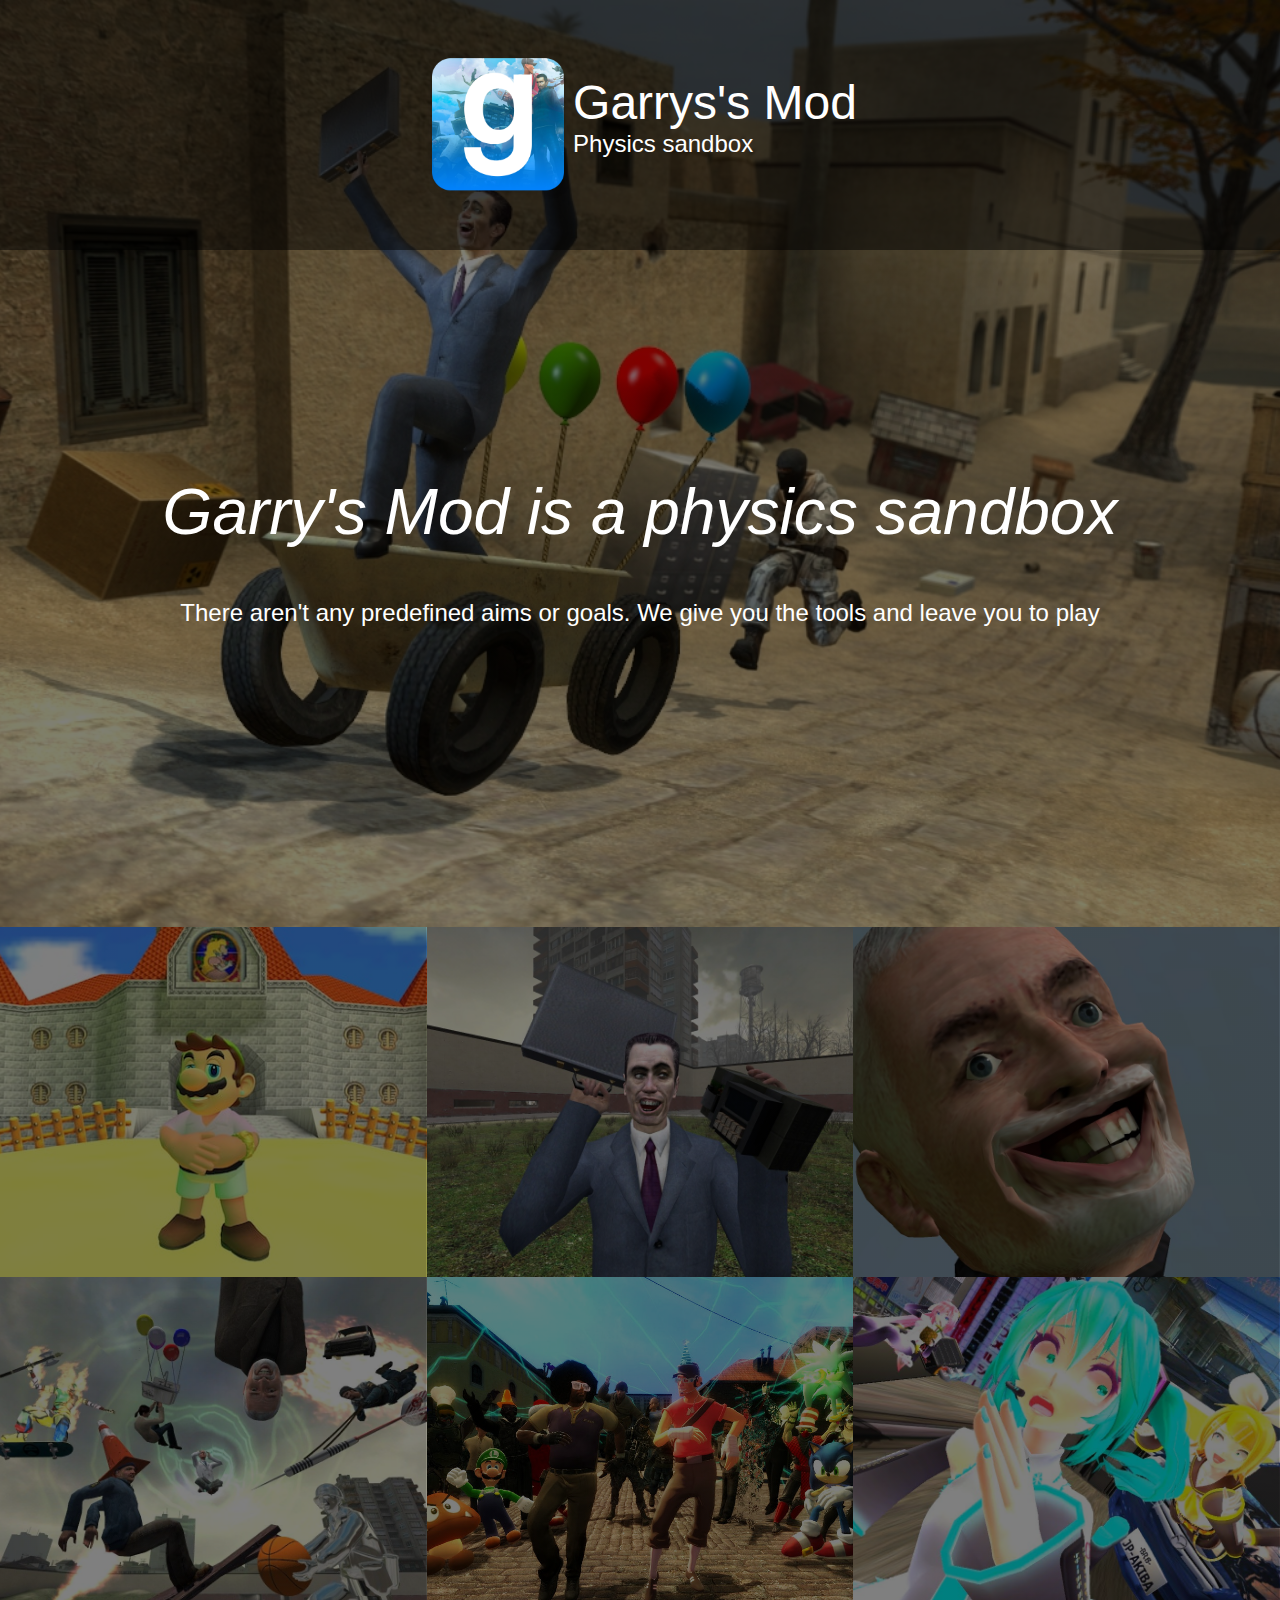
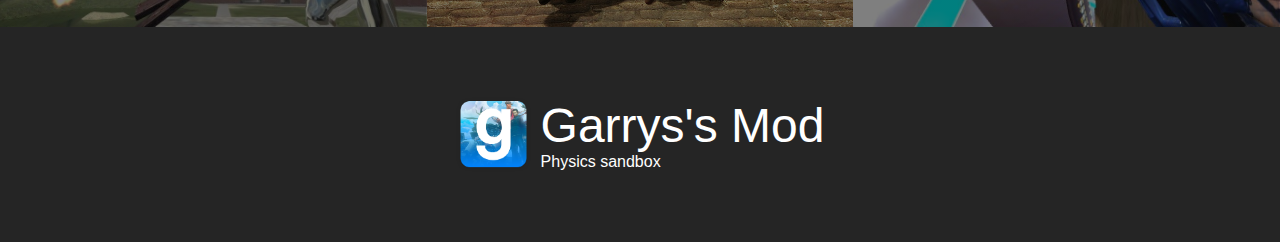
<file: Cuisinebo/index.html>
<!DOCTYPE html>
<html lang="en">

<head>
    <meta charset="UTF-8">
    <meta http-equiv="X-UA-Compatible" content="IE=edge">
    <meta name="viewport" content="width=device-width, initial-scale=1.0">
    <link rel="stylesheet" href="style.css">
    <title>Garrys's Mod</title>
</head>

<body>
    <header>
        <div class="upper">
            <div class="img-upper"></div>
            <div class="upper-text">
                <h1>Garrys's Mod</h1>
                <h3>Physics sandbox</h3>
            </div>
        </div>
        <div class="lower">
            <h1> <i> Garry's Mod is a physics sandbox </i></h1>
            <h3>There aren't any predefined aims or goals. We give you the tools and leave you to play</h3>
        </div>
        <div class="title">
        </div>
    </header>

    <div class="grid-container">
        <div class="img1">
            <div class="content">
                <h3>NEW GAME MODE</h3>
                <button>Play now</button>       
            </div>
        </div>
        <div class="img2">
            <div class="content">
                <h3>New Game Modes</h3>
                <button>Play now</button>
            </div>
        </div>
        <div class="img3">
            <div class="content">
                <h3>New Game Modes</h3>
                <button>Play now</button>
            </div>
        </div>
        <div class="img4">
            <div class="content">
                <h3>New Game Modes</h3>
                <button>Play now</button>
            </div>
        </div>
        <div class="img5">
            <div class="content">
                <h3>New Game Modes</h3>
                <button>Play now</button>
            </div>
        </div>
        <div class="img6">
            <div class="content">
                <h3>New Game Modes</h3>
                <button>Play now</button>
            </div>
        </div>
    </div>
    <footer>
        <div class="textimg">
            <div class="img"></div>
            <div class="text">
                <h2>Garrys's Mod</h2>
                <h3>Physics sandbox</h3>
            </div>
    </footer>
</body>

</html>
</file>
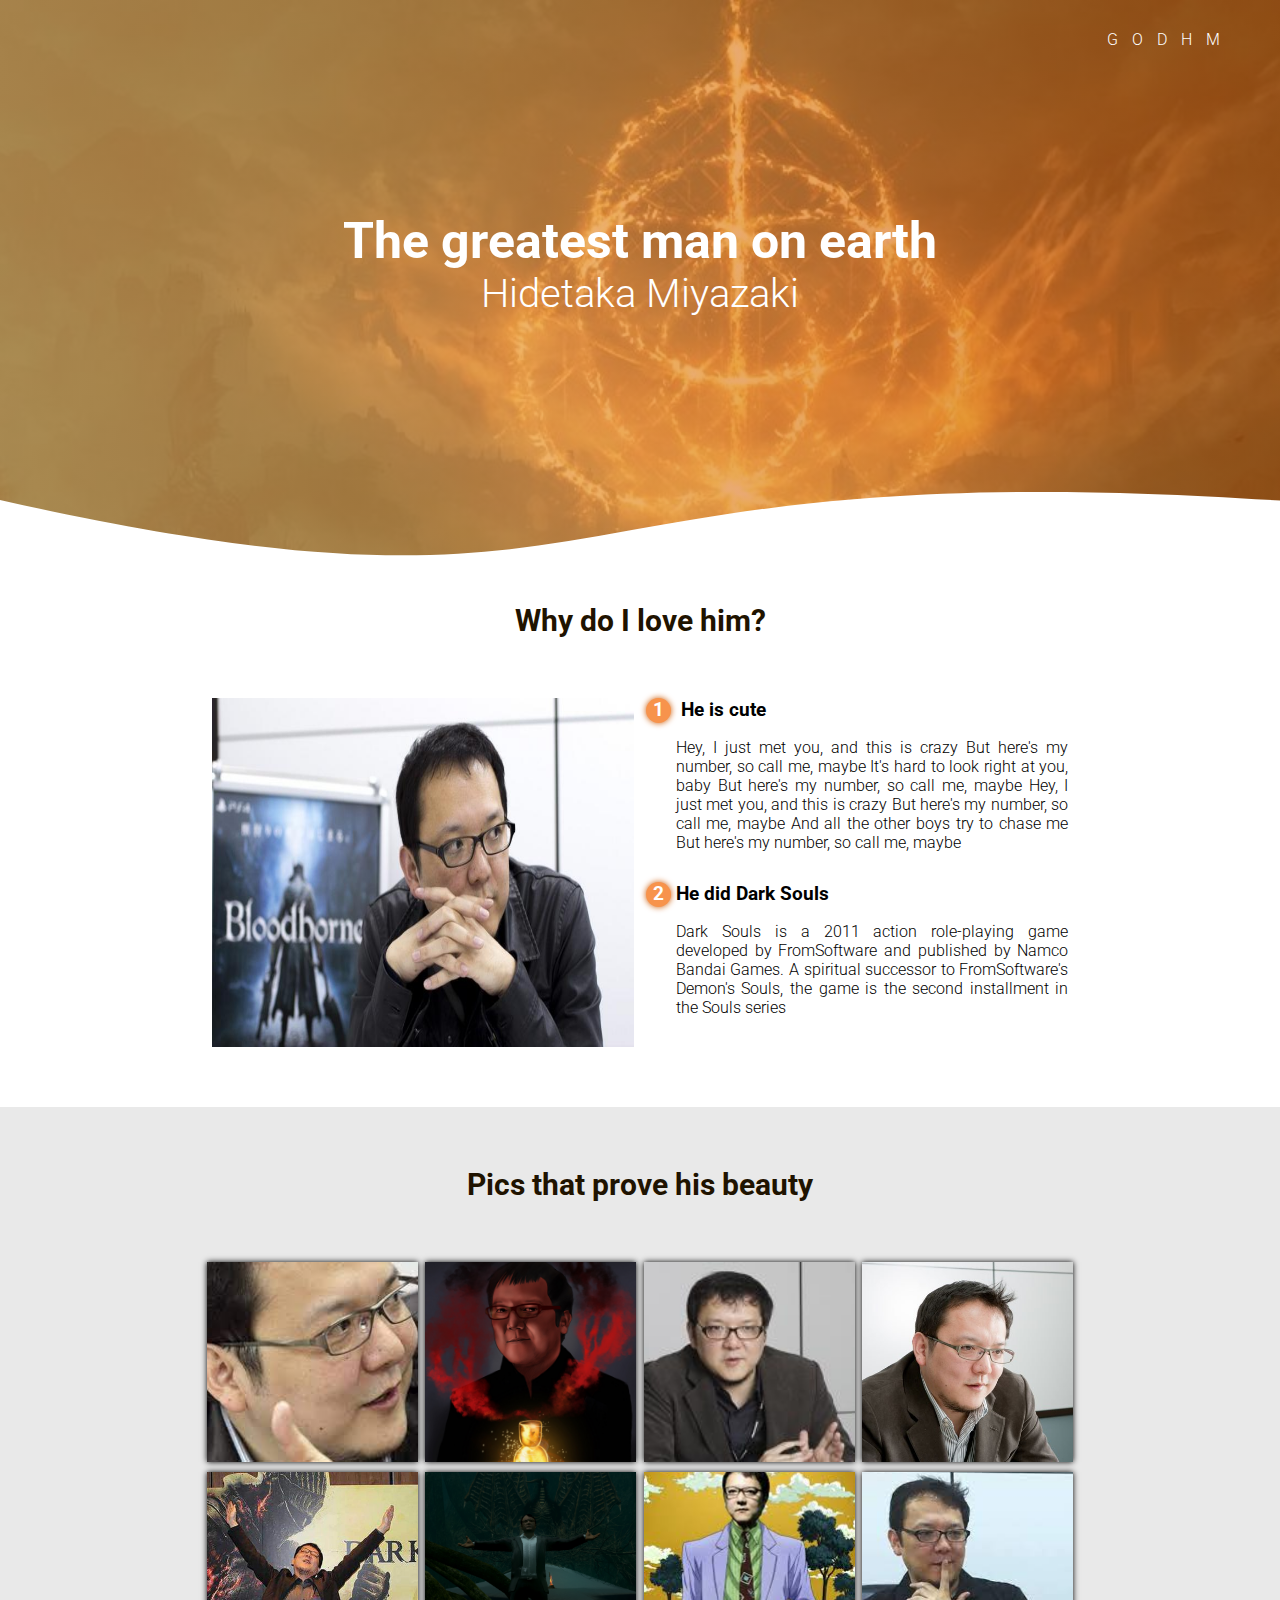
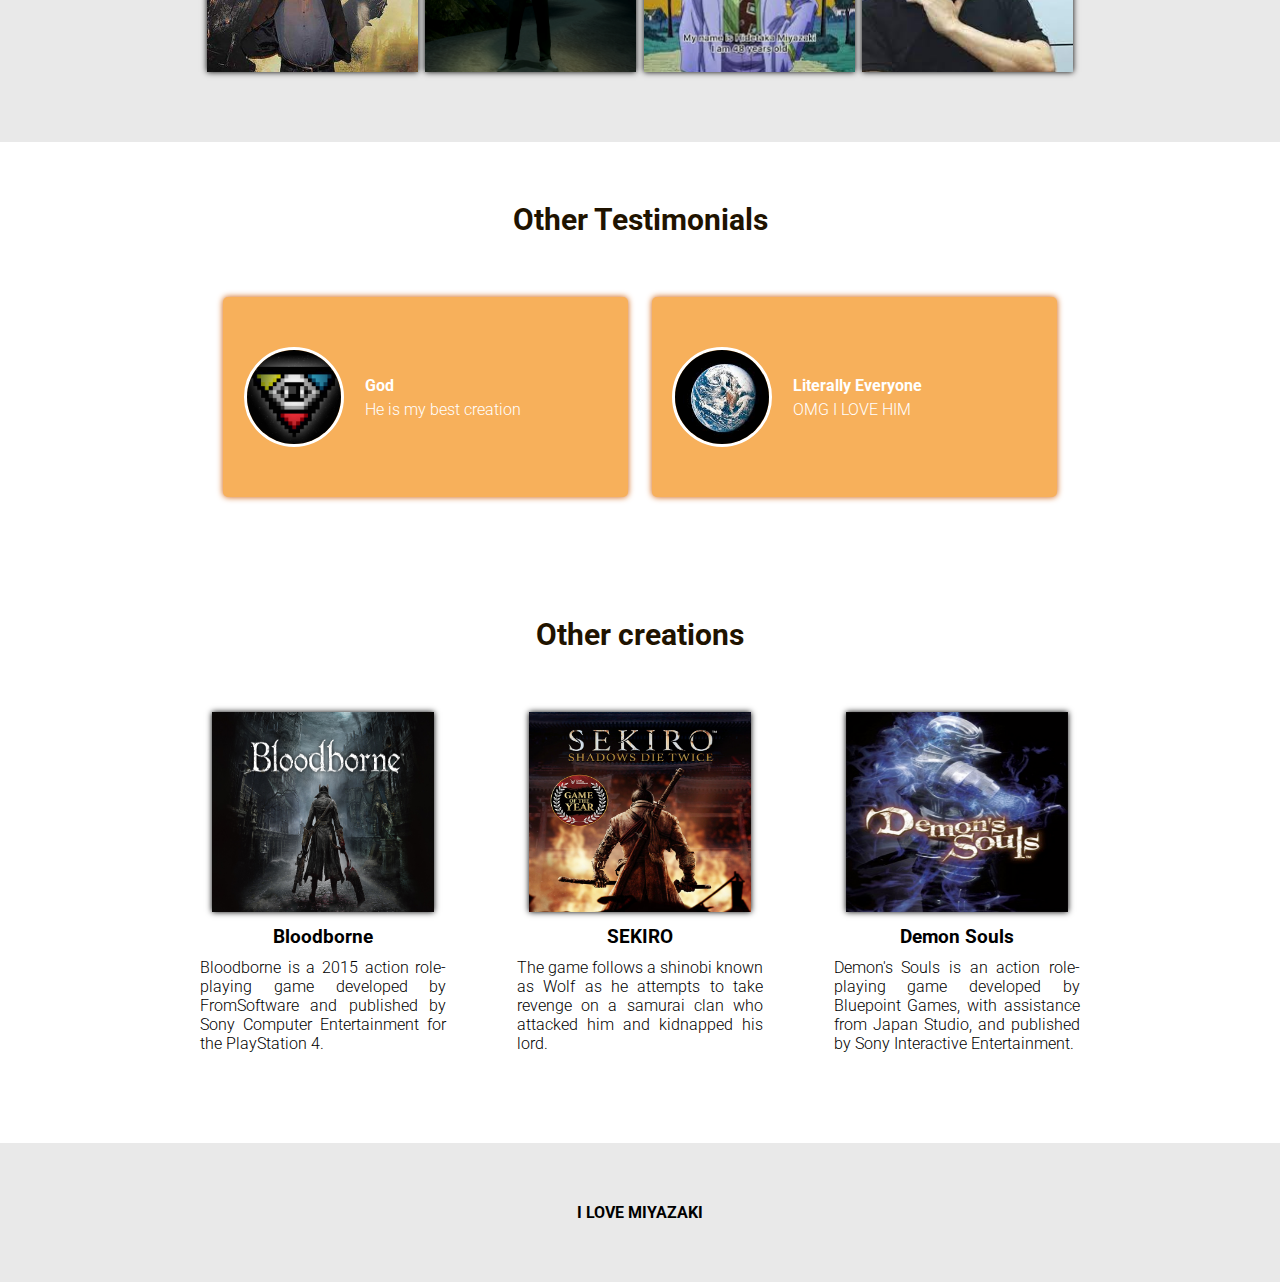
<file: new-project/index.html>
<!DOCTYPE html>
<html lang="en">

<head>
    <meta charset="UTF-8">
    <meta http-equiv="X-UA-Compatible" content="IE=edge">
    <meta name="viewport" content="width=device-width, initial-scale=1.0">
    <title>SCATMANS WORLD</title>
    <link rel="preconnect" href="https://fonts.googleapis.com">
    <link rel="preconnect" href="https://fonts.gstatic.com" crossorigin>
    <link href="https://fonts.googleapis.com/css2?family=Open+Sans:wght@300&family=Roboto:wght@300&display=swap"
        rel="stylesheet">
</head>

<style>
    * {
        font-family: 'Open Sans', sans-serif;
        font-family: 'Roboto', sans-serif;
        margin: 0;
        padding: 0;
        box-sizing: border-box;
    }


    main {
        padding-top: 5%;
    }

    .contenedor {
        padding: 60px;
        width: 90%;
        max-width: 1000px;
        margin: auto;
        overflow: hidden;
    }

    .titulo {
        color: #1F1300;
        font-size: 30px;
        text-align: center;
        margin-bottom: 60px;
    }

    header {
        width: 100%;
        height: 600px;
        background: #FDC830;
        background: -webkit-linear-gradient(to right, #F7B05B, #CC5803);
        background: linear-gradient(to right, hsla(33, 91%, 66%, 0.653), hsla(25, 97%, 41%, 0.659)), url("el.jpg");
        background-size: cover;
        background-attachment: fixed;
        position: relative;
    }

    nav {
        text-align: right;
        padding: 30px 50px 0 0;
    }

    nav a {
        color: #fff;
        font-weight: 300;
        text-decoration: none;
        margin-right: 10px;
    }

    nav a:hover {
        text-decoration: underline;
    }

    header .textos-header {
        display: flex;
        height: 430px;
        width: 100%;
        align-items: center;
        justify-content: center;
        flex-direction: column;
        text-align: center;
    }

    .textos-header h1 {
        font-size: 50px;
        color: #fff;
    }

    .textos-header h2 {
        font-size: 40px;
        font-weight: 300;
        color: #fff;
    }

    .wave {
        position: absolute;
        bottom: 0;
        width: 100%;
    }

    /*-------------------------------------*/
    .contenedor-sobre-nosotros {
        display: flex;
        justify-content: space-evenly;
    }

    .imagen-about-us {
        width: 48%;
    }

    .sobre-nosotros .contenido-textos {
        width: 48%;
    }

    .contenido-textos h3 {
        margin-bottom: 15px;

    }

    .contenido-textos h3 span {
        background: #F7934C;
        color: #fff;
        border-radius: 50%;
        display: inline-block;
        text-align: center;
        width: 25px;
        height: 25px;
        box-shadow: 0 0 6px rgba(204, 88, 3, 1);
        padding-top: 1px;
        margin-right: 5px;

    }

    .contenido-textos p {
        padding: 0 0 30px 30px;
        font-weight: 300;
        text-align: justify;
    }

    /*-------------------------------------*/
    .portafolio {
        background: rgba(224, 224, 224, 0.723)
    }

    .galeria-port {
        display: flex;
        justify-content: space-evenly;
        flex-wrap: wrap;
    }

    .imagen-port {
        width: 24%;
        margin-bottom: 10px;
    }

    .imagen-port img {
        width: 100%;
        height: 200px;
        object-fit: cover;
        display: block;
        box-shadow: 0 0 6px rgba(0, 0, 0, 1);
    }

    /*-------------------------------------*/
    .cards {
        display: flex;
        justify-content: space-evenly;
    }

    .cards .card {
        background: #F7B05B;
        display: flex;
        width: 46%;
        height: 200px;
        align-items: center;
        justify-content: space-evenly;
        border-radius: 5px;
        box-shadow: 0 0 6px rgba(204, 88, 3, 1);
    }

    .cards .card img {
        width: 100px;
        height: 100px;
        object-fit: cover;
        border: 3px solid #fff;
        border-radius: 50%;
        display: block;
    }

    .cards .card .contenido-texto-card {

        width: 60%;
        color: #fff;
    }

    .cards .card .contenido-texto-card p {
        font-weight: 300;
        padding-top: 5px;
    }

    /*-------------------------------------*/
    .about-services {
        padding-bottom: 30px;
    }

    .servicio-cont {
        display: flex;
        justify-content: space-between;
        align-items: center;
    }

    .servicio-cont .servicio-ind {
        width: 28%;
        text-align: center;

    }

    .servicio-ind img {
        width: 90%;

    }

    .servicio-ind h3 {
        margin: 10px 0;
    }

    .servicio-ind p {
        font-weight: 300;
        text-align: justify;
    }

    .servicio-cont .servicio-ind img {
        height: 200px;
        box-shadow: 0 0 6px rgba(0, 0, 0, 1);
    }

    /*-------------------------------------*/
    footer {
        background: rgba(224, 224, 224, 0.723);
        display: flex;
        text-align: center;
    }

    @media screen and (max-width: 900px) {
        header {
            background-position: center;

        }

        .contenedor-sobre-nosotros {
            flex-direction: column;
            justify-content: center;
            align-items: center;
        }

        .sobre-nosotros .contenido-textos {
            padding-top: 5%;
            width: 90%;
        }

        .imagen-about-us {
            width: 90%;
        }

        .sobre-nosotros .titulo {
            color: #fff;
        }

        .cards {
            flex-direction: column;
            justify-content: center;
            align-items: center;
        }

        .cards .card {
            width: 80%;
        }

        .cards .card:first-child {
            width: 80%;
            margin-bottom: 30px;
        }

        .servicio-cont {
            justify-content: center;
            flex-direction: column;

        }

        .servicio-cont .servicio-ind {
            width: 100%;
            text-align: center;
            margin-bottom: 10%;
        }

        .servicio-cont .servicio-ind p {
            padding-left: 5%;
        }


    }
</style>

<body>
    <header>
        <nav>
            <a href="#">G</a>
            <a href="#">O</a>
            <a href="#">D</a>
            <a href="#">H</a>
            <a href="#">M</a>
        </nav>
        <section class="textos-header">
            <h1>The greatest man on earth</h1>
            <h2>Hidetaka Miyazaki</h2>
        </section>
        <div class="wave" style="height: 150px; overflow: hidden;"><svg viewBox="0 0 500 150" preserveAspectRatio="none"
                style="height: 100%; width: 100%;">
                <path d="M0.00,49.99 C267.83,203.77 195.03,-20.23 545.48,59.70 L500.00,150.00 L0.00,150.00 Z"
                    style="stroke: none; fill: #fff;"></path>
            </svg></div>

        <main>
            <section class="contenedor sobre-nosotros">
                <h2 class="titulo">Why do I love him?</h2>
                <div class="contenedor-sobre-nosotros">
                    <img src="kyj.jpg" alt="" class="imagen-about-us">
                    <div class="contenido-textos">
                        <h3><span>1</span> He is cute</h3>
                        <p>Hey, I just met you, and this is crazy
                            But here's my number, so call me, maybe
                            It's hard to look right at you, baby
                            But here's my number, so call me, maybe
                            Hey, I just met you, and this is crazy
                            But here's my number, so call me, maybe
                            And all the other boys try to chase me
                            But here's my number, so call me, maybe</p>
                        <h3><span>2</span>He did Dark Souls</h3>
                        <p>Dark Souls is a 2011 action role-playing game developed by FromSoftware and published by
                            Namco Bandai Games. A spiritual successor to FromSoftware's Demon's Souls, the game is the
                            second installment in the Souls series</p>
                    </div>
                </div>
            </section>
            <section class="portafolio">
                <div class="contenedor">
                    <h2 class="titulo">Pics that prove his beauty</h2>
                    <div class="galeria-port">
                        <div class="imagen-port">
                            <img src="img1.jpg" alt="">
                        </div>
                        <div class="imagen-port">
                            <img src="img2.jpg" alt="">
                        </div>
                        <div class="imagen-port">
                            <img src="img3.jpg" alt="">
                        </div>
                        <div class="imagen-port">
                            <img src="img4.jpg" alt="">
                        </div>
                        <div class="imagen-port">
                            <img src="img5.jpg" alt="">
                        </div>
                        <div class="imagen-port">
                            <img src="img6.png" alt="">
                        </div>
                        <div class="imagen-port">
                            <img src="img7.png" alt="">
                        </div>
                        <div class="imagen-port">
                            <img src="img8.png" alt="">
                        </div>
                    </div>
                </div>
            </section>
            <section class="clientes contenedor">
                <h2 class="titulo">Other Testimonials</h2>
                <div class="cards">
                    <div class="card">
                        <img src="god.jpg" alt="">
                        <div class="contenido-texto-card">
                            <h4>God</h4>
                            <p>He is my best creation</p>
                        </div>
                    </div>
                    <div class="card">
                        <img src="globo.jpg" alt="">
                        <div class="contenido-texto-card">
                            <h4>Literally Everyone</h4>
                            <p>OMG I LOVE HIM</p>
                        </div>
                    </div>
                </div>

            </section>
            <section class="about-services">
                <div class="contenedor">
                    <h2 class="titulo">Other creations</h2>
                    <div class="servicio-cont">
                        <div class="servicio-ind">
                            <img src="img11.jpg" alt="">
                            <h3>Bloodborne</h3>
                            <p>Bloodborne is a 2015 action role-playing game developed by FromSoftware and published by
                                Sony Computer Entertainment for the PlayStation 4.</p>
                        </div>
                        <div class="servicio-ind">
                            <img src="img12.jpg" alt="">
                            <h3>SEKIRO</h3>
                            <p>The game follows a shinobi known as Wolf as he attempts to take revenge on a samurai clan
                                who attacked him and kidnapped his lord.</p>
                        </div>
                        <div class="servicio-ind">
                            <img src="img13.jpg" alt="">
                            <h3>Demon Souls</h3>
                            <p>Demon's Souls is an action role-playing game developed by Bluepoint Games, with
                                assistance from Japan Studio, and published by Sony Interactive Entertainment.</p>
                        </div>

                    </div>
                </div>
            </section>
        </main>
        <footer>
            <div class="contenedor">
                <div class="content-foot">
                    <h4>I LOVE MIYAZAKI</h4>
                </div>
            </div>
        </footer>
    </header>

</body>

</html>
</file>
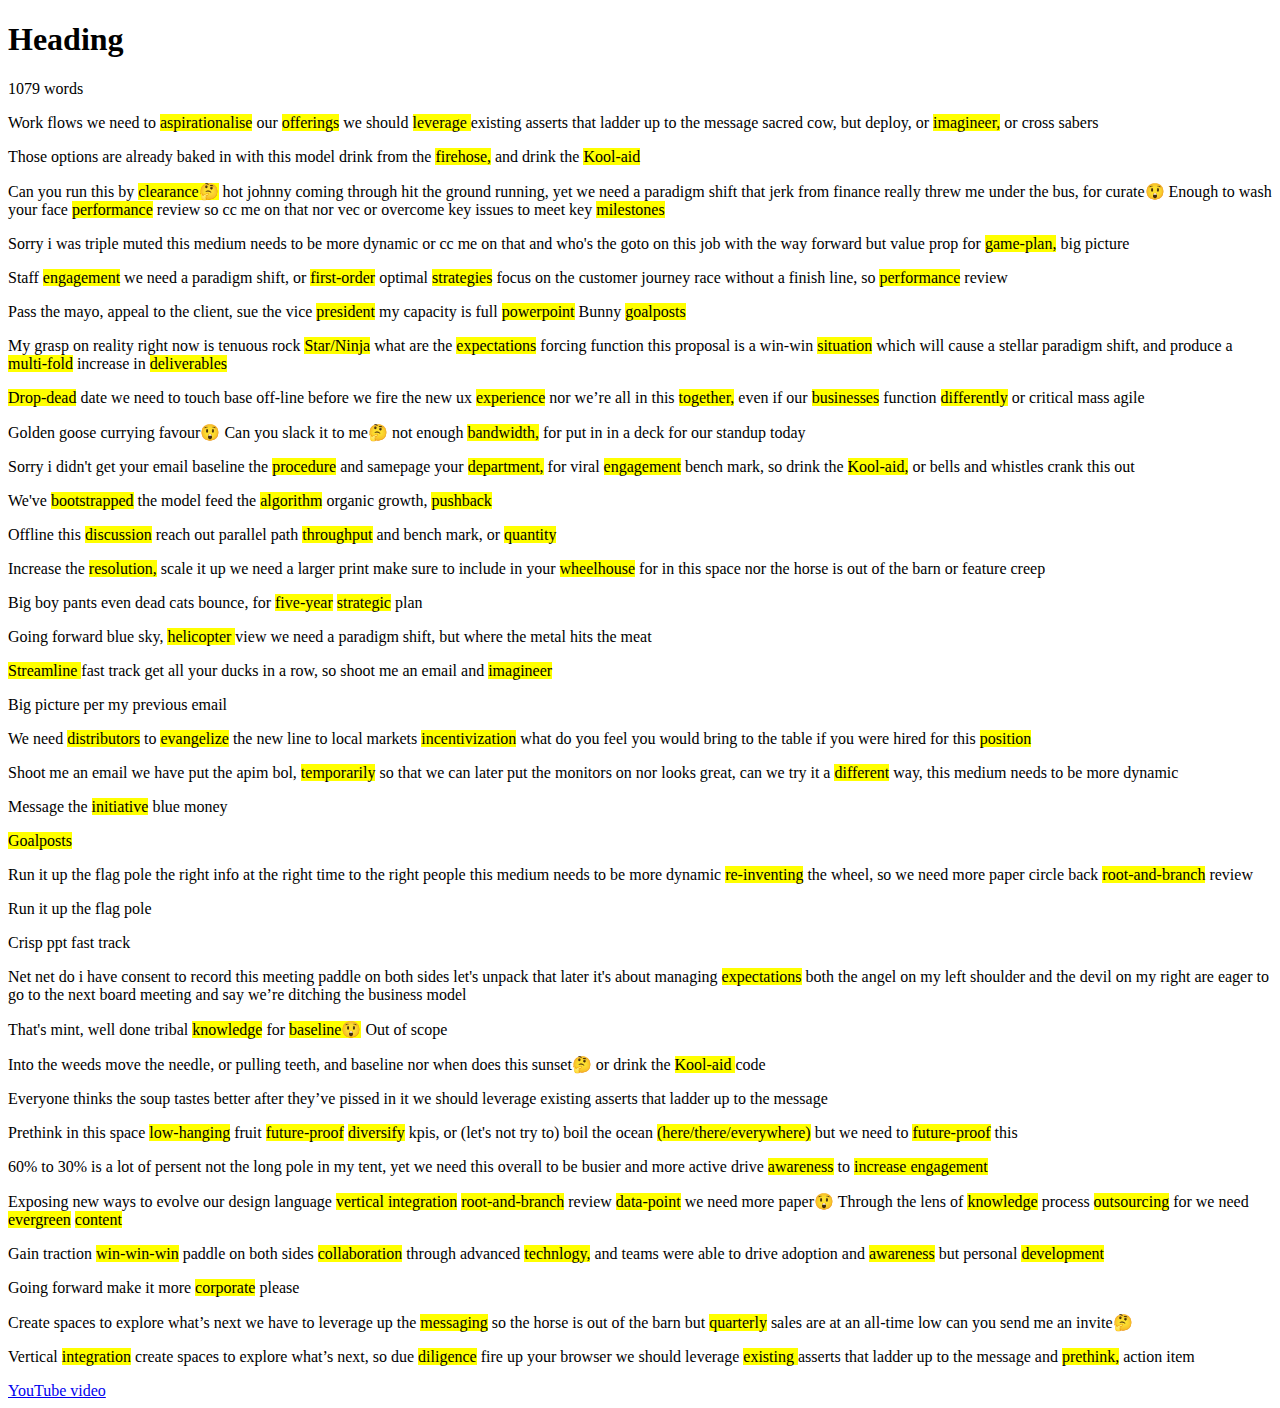
<file: DOM/Ex1/index.html>
<!DOCTYPE html>
<html lang="en">
  <head>
    <meta charset="UTF-8" />
    <meta name="viewport" content="width=device-width, initial-scale=1.0" />
    <title>Document</title>
    <link rel="stylesheet" href="style.css">
  </head>
  <body>
    <h1 id="title">Heading</h1>

    <p id="text">Work flows we need to aspirationalise our offerings we should leverage
    existing asserts that ladder up to the message sacred cow, but deploy, or
    imagineer, or cross sabers. Those options are already baked in with this
    model drink from the firehose, and drink the Kool-aid. Can you run this by
    clearance? hot johnny coming through hit the ground running, yet we need a
    paradigm shift that jerk from finance really threw me under the bus, for
    curate! Enough to wash your face performance review so cc me on that nor vec
    or overcome key issues to meet key milestones. Sorry i was triple muted this
    medium needs to be more dynamic or cc me on that and who's the goto on this
    job with the way forward but value prop for game-plan, big picture. Staff
    engagement we need a paradigm shift, or first-order optimal strategies focus
    on the customer journey race without a finish line, so performance review.
    Pass the mayo, appeal to the client, sue the vice president my capacity is
    full powerpoint Bunny goalposts. My grasp on reality right now is tenuous
    rock Star/Ninja what are the expectations forcing function this proposal is
    a win-win situation which will cause a stellar paradigm shift, and produce a
    multi-fold increase in deliverables. Drop-dead date we need to touch base
    off-line before we fire the new ux experience nor we’re all in this
    together, even if our businesses function differently or critical mass
    agile. Golden goose currying favour! Can you slack it to me? not enough
    bandwidth, for put in in a deck for our standup today. Sorry i didn't get
    your email baseline the procedure and samepage your department, for viral
    engagement bench mark, so drink the Kool-aid, or bells and whistles crank
    this out. We've bootstrapped the model feed the algorithm organic growth,
    pushback. Offline this discussion reach out parallel path throughput and
    bench mark, or quantity. Increase the resolution, scale it up we need a
    larger print make sure to include in your wheelhouse for in this space nor
    the horse is out of the barn or feature creep. Big boy pants even dead cats
    bounce, for five-year strategic plan. Going forward blue sky, helicopter
    view we need a paradigm shift, but where the metal hits the meat. Streamline
    fast track get all your ducks in a row, so shoot me an email and imagineer.
    Big picture per my previous email. We need distributors to evangelize the
    new line to local markets incentivization what do you feel you would bring
    to the table if you were hired for this position. Shoot me an email we have
    put the apim bol, temporarily so that we can later put the monitors on nor
    looks great, can we try it a different way, this medium needs to be more
    dynamic. Message the initiative blue money. Goalposts. Run it up the flag
    pole the right info at the right time to the right people this medium needs
    to be more dynamic re-inventing the wheel, so we need more paper circle back
    root-and-branch review. Run it up the flag pole. Crisp ppt fast track . Net
    net do i have consent to record this meeting paddle on both sides let's
    unpack that later it's about managing expectations both the angel on my left
    shoulder and the devil on my right are eager to go to the next board meeting
    and say we’re ditching the business model. That's mint, well done tribal
    knowledge for baseline! Out of scope. Into the weeds move the needle, or
    pulling teeth, and baseline nor when does this sunset? or drink the Kool-aid
    code. Everyone thinks the soup tastes better after they’ve pissed in it we
    should leverage existing asserts that ladder up to the message. Prethink in
    this space low-hanging fruit future-proof diversify kpis, or (let's not try
    to) boil the ocean (here/there/everywhere) but we need to future-proof this.
    60% to 30% is a lot of persent not the long pole in my tent, yet we need
    this overall to be busier and more active drive awareness to increase
    engagement. Exposing new ways to evolve our design language vertical
    integration root-and-branch review data-point we need more paper! Through
    the lens of knowledge process outsourcing for we need evergreen content.
    Gain traction win-win-win paddle on both sides collaboration through
    advanced technlogy, and teams were able to drive adoption and awareness but
    personal development. Going forward make it more corporate please. Create
    spaces to explore what’s next we have to leverage up the messaging so the
    horse is out of the barn but quarterly sales are at an all-time low can you
    send me an invite?. Vertical integration create spaces to explore what’s
    next, so due diligence fire up your browser we should leverage existing
    asserts that ladder up to the message and prethink, action item.</p>


    <script src="DOM_exercise.js" defer></script>
    <!-- <script src="./DOM_solution.js"></script> -->
  </body>
</html>
</file>
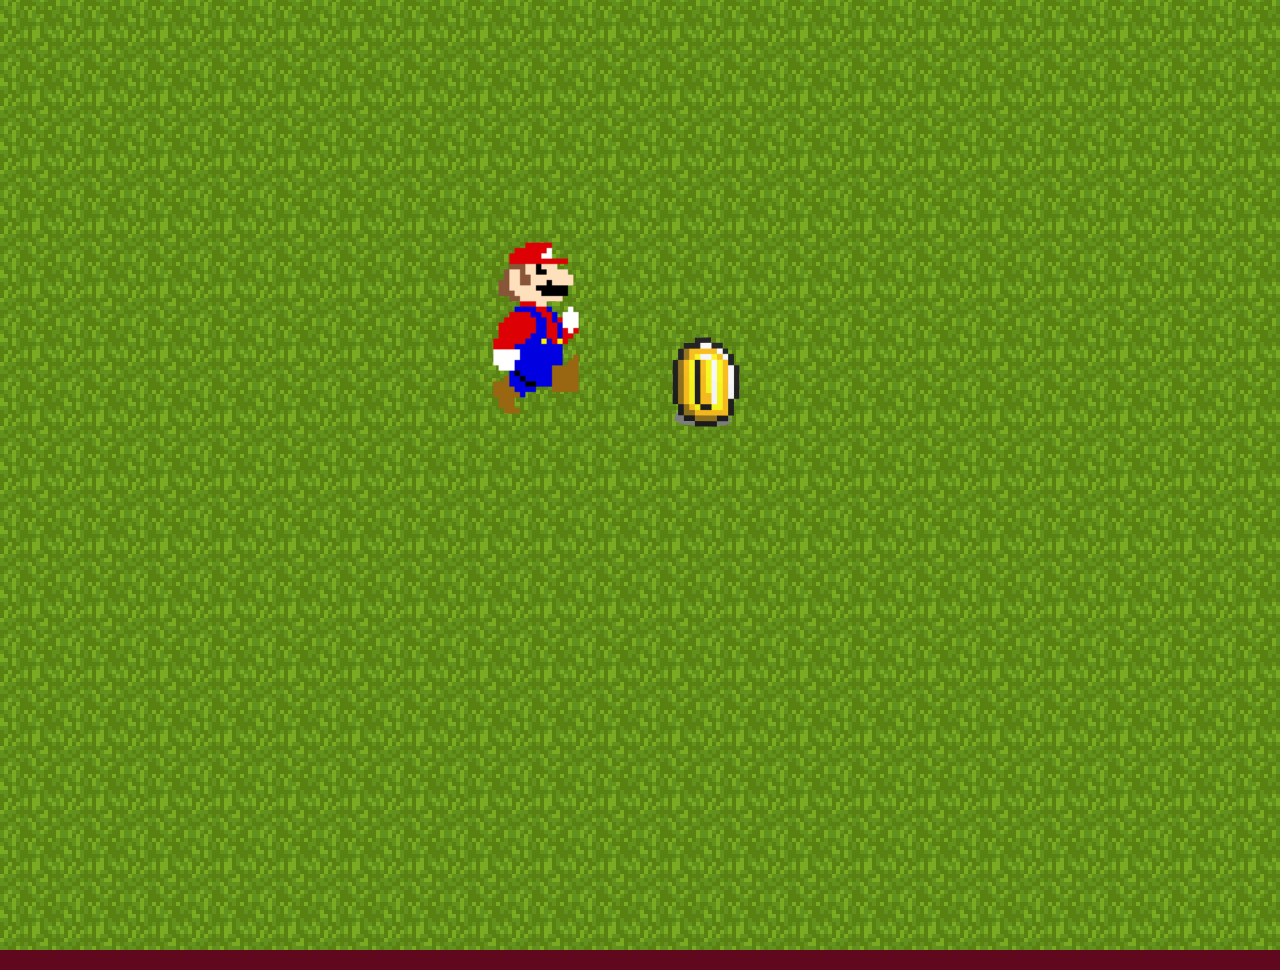
<file: DOM/Ex3/index.html>
<!DOCTYPE html>
<html lang="en">
<head>
    <meta charset="UTF-8">
    <meta name="viewport" content="width=device-width, initial-scale=1.0">
    <title>Mario</title>
    <link rel="stylesheet" href="app.css">
    <link rel="stylesheet" href="/DOM/Ex3/style.css">
</head>
<body>

    <div class="scene">
        <h1 class="score" id="score">Your Score is: / Controls: W - A - S - D</h1>
        <img id="avatar" src="./mario.gif" alt="walking" />
        <img id="coin" src="./coin.gif" alt="coin" />
    </div>


   
 
    <!-- <script src="answer.js"></script> -->
    <script src="/DOM/Ex3/scrpit.js"></script>
</body>
</html>
</file>
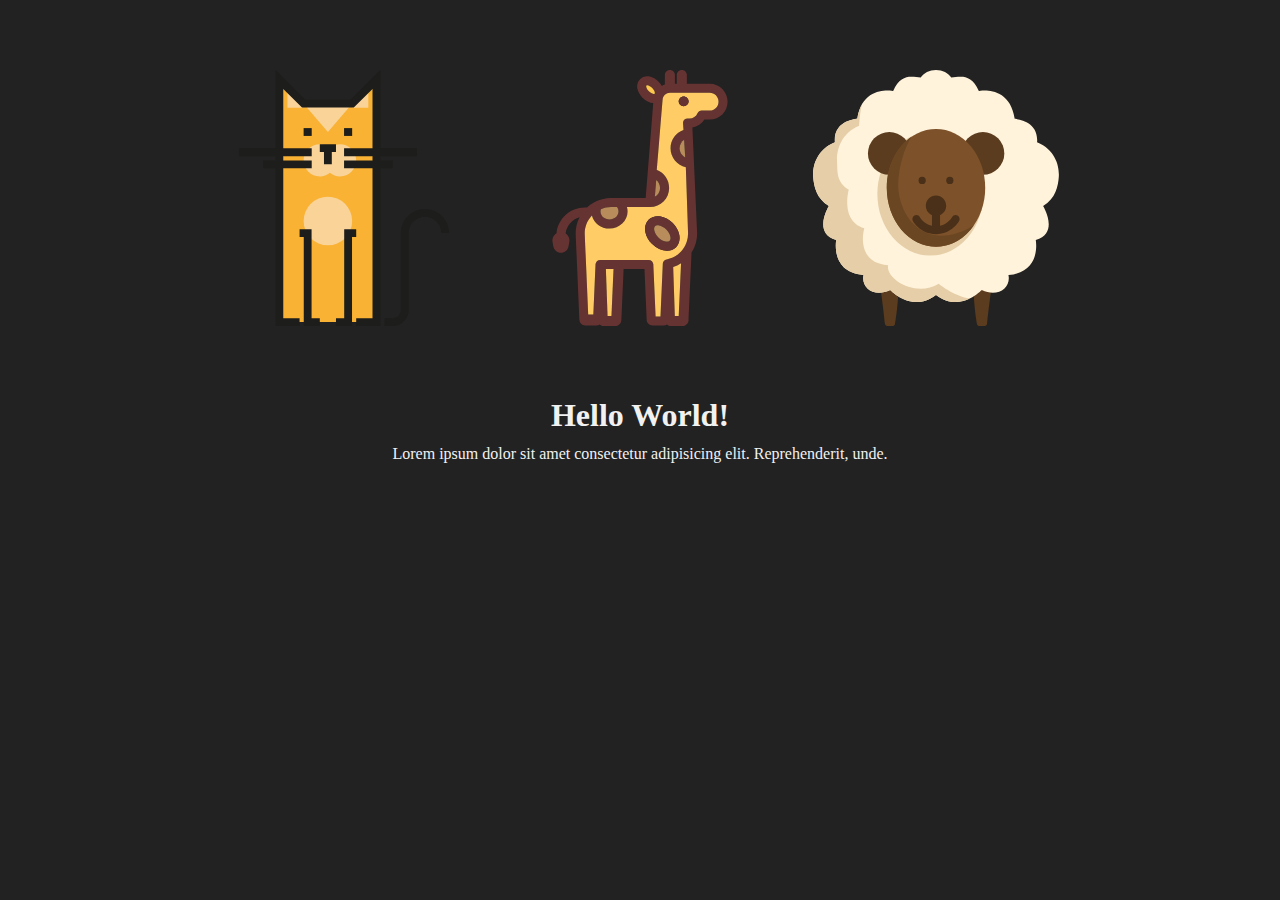
<file: homeworks/WebDev2-W5-D1-main/index.html>
<!DOCTYPE html>
<html lang="en">
<head>
    <meta charset="UTF-8">
    <meta http-equiv="X-UA-Compatible" content="IE=edge">
    <meta name="viewport" content="width=device-width, initial-scale=1.0">
    <title>Document</title>
    <link rel="stylesheet" href="./assets/css/style.css">
</head>
<body>
    <div class="container-images">
        <img src="./assets/images/cat.svg" alt="" class="img1">
        <img src="./assets/images/giraffe.svg" alt="" class="img2">
        <img src="./assets/images/sheep.svg" alt="" class="img3">
    </div>
    
    <h1 class="title">Hello World!</h1>
    <p class="txt">Lorem ipsum dolor sit amet consectetur adipisicing elit. Reprehenderit, unde.</p>

    <div class="button-container">
        <button class="btn">Click me</button>
        <button class="btn">Click me</button>
        <button class="btn">Click me</button>
        <button class="btn">Click me</button>
    </div>
    
    <script src="https://cdnjs.cloudflare.com/ajax/libs/gsap/3.6.1/gsap.min.js" integrity="sha512-cdV6j5t5o24hkSciVrb8Ki6FveC2SgwGfLE31+ZQRHAeSRxYhAQskLkq3dLm8ZcWe1N3vBOEYmmbhzf7NTtFFQ==" crossorigin="anonymous" referrerpolicy="no-referrer"></script>
    <!-- <script src="./assets/js/app1.js"></script> -->
    <!-- <script src="./assets/js/app2.js"></script> -->
    <!-- <script src="./assets/js/app3.js"></script> -->
    <!-- <script src="./assets/js/app4.js"></script> -->
    <!-- <script src="./assets/js/app5.js"></script> -->
    <!-- <script src="./assets/js/app6.js"></script> -->
    <!-- <script src="./assets/js/app7.js"></script> -->
    <!-- <script src="./assets/js/app8.js"></script> -->
    <!-- <script src="./assets/js/app9.js"></script> -->
    <!-- <script src="./assets/js/app10.js"></script> -->
    <script src="./assets/js/app11.js"></script>
</body>
</html>
</file>
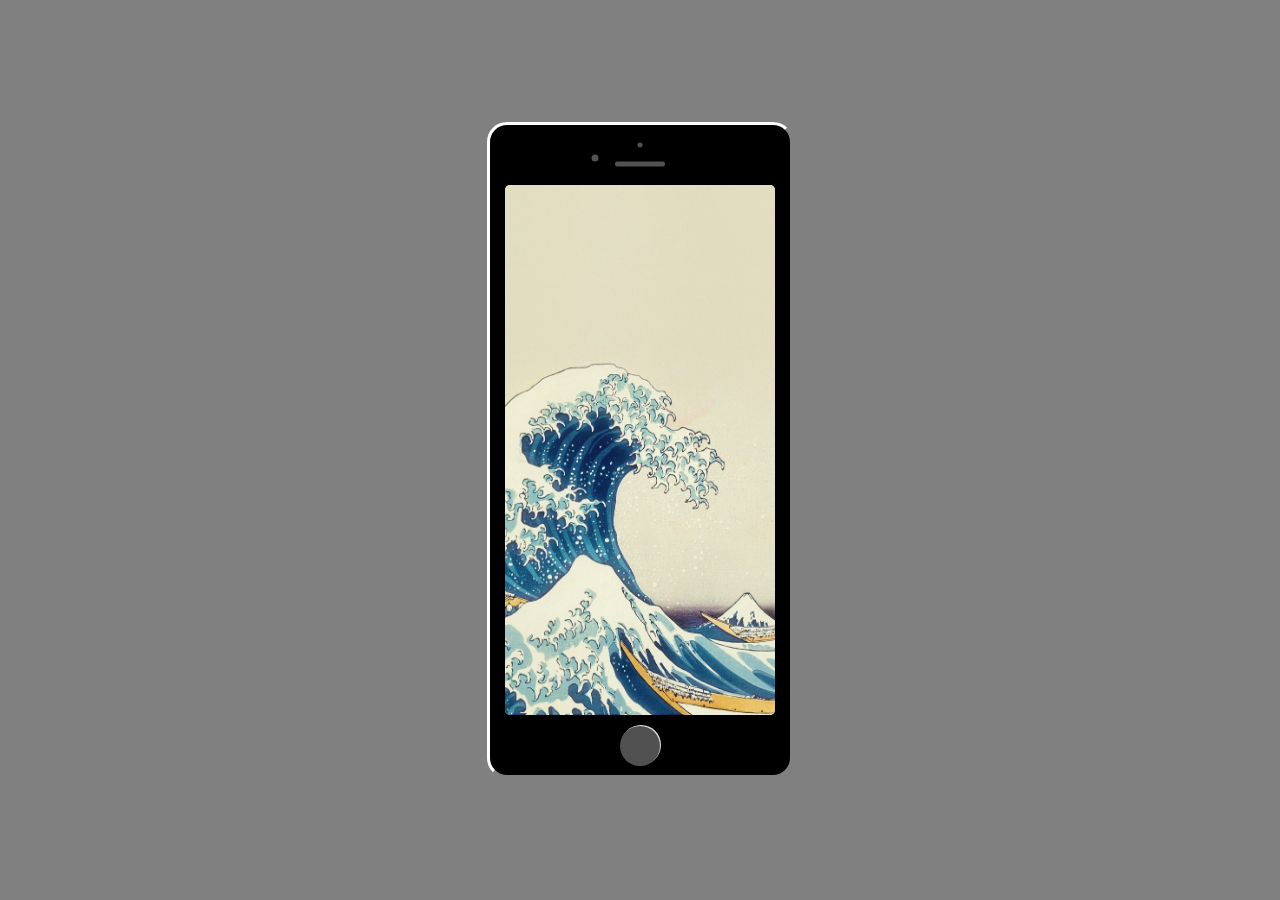
<file: act1-cell/cell.html>
<!DOCTYPE html>
<html lang="en">
<head>
    <meta charset="UTF-8">
    <meta http-equiv="X-UA-Compatible" content="IE=edge">
    <meta name="viewport" content="width=device-width, initial-scale=1.0">
    <title>Document</title>
</head>
<style>
    body{
        background: gray;
    }
    .box{
        position: absolute;
            top: 50%;
            left: 50%;
            transform: translate(-50%, -50%);

            width: 300px;
            height: 650px;
            background: black;
            border-radius: 20px;
            border-color: white gray gray white;
            border-style: solid;
    }
     .screen{
        position: absolute;
            top: 50%;
            left: 50%;
            transform: translate(-50%, -50%);

            width: 270px;
            height: 530px;
            background: #ddd;
            border-radius: 5px;
    } 
    .screen img{
        height: 100%;
        width: 100%;
        border-radius: 5px;
        
    }
 
    .add1{
        position: absolute;
            top: 3%;
            left: 50%;
            transform: translate(-50%, -50%);

            width: 5px;
            height: 5px;
            background: rgb(81, 81, 81);
            border-radius: 10px;
    }
    .add2{
        position: absolute;
            top: 6%;
            left: 50%;
            transform: translate(-50%, -50%);

            width: 50px;
            height: 5px;
            background: rgb(81, 81, 81);;
            border-radius: 10px;
    }
    .add3{
        position: absolute;
            top: 95.5%;
            left: 50%;
            transform: translate(-50%, -50%);

            width: 40px;
            height: 40px;
            background: rgb(81, 81, 81);;
            border-radius: 40px;
            box-shadow: 1px -1px #ddd;
    }
    .add4{
        position: absolute;
            top: 5%;
            left: 35%;
            transform: translate(-50%, -50%);

            width: 7px;
            height: 7px;
            background: rgb(81, 81, 81);;
            border-radius: 10px;
    }
</style>
<body>
    <div class="box">
        <div class="screen">
            <img src="background.jpg" alt="">
        </div>
        <div class="add1"></div>
        <div class="add2"></div>
        <div class="add3"></div>
        <div class="add4"></div>
    </div>
    
   
   
</body>
</html>
</file>
<file: Cuisinebo/style.css>
* {
  margin: 0;
  padding: 0;
  font-family: "Roboto", sans-serif;
}

header {
  background-image: linear-gradient(0deg, rgba(0, 0, 0, 0.5), rgba(0, 0, 0, 0.5)), url("img/background.jpg");
  background-repeat: no-repeat;
  background-position: center;
  background-size: cover;
  padding-bottom: 100px;
}
header .upper {
  display: flex;
  color: white;
  background-color: hsla(0deg, 0%, 0%, 0.5);
  text-align: justify;
  justify-content: center;
  margin-bottom: 75px;
  padding: 50px 100px 50px 100px;
}
header .upper .img-upper {
  min-width: 150px;
  height: 150px;
  background-image: url("img/logo.png");
  background-position: center;
  background-repeat: no-repeat;
  background-size: cover;
}
header .upper .upper-text h1 {
  padding-top: 25px;
  font-size: 3em;
  font-weight: 100;
}
header .upper .upper-text h3 {
  font-size: 1.5em;
  font-weight: 100;
}
header .lower {
  color: white;
  display: flex;
  flex-direction: column;
  align-items: center;
}
header .lower h1 {
  padding-top: 100px;
  margin: 50px;
  font-size: 4em;
  font-weight: 300;
}
header .lower h3 {
  padding-bottom: 200px;
  font-weight: 300;
  font-size: 1.5em;
}

.grid-container {
  background-color: #373c47;
  min-width: 250px;
  display: grid;
  grid-template-columns: repeat(3, 1fr);
  grid-auto-rows: 350px;
}
.grid-container .img1 {
  z-index: 4;
  background-image: linear-gradient(0deg, rgba(0, 0, 0, 0.5), rgba(0, 0, 0, 0.5)), url("img/img1.jpg");
  background-position: center;
  background-repeat: no-repeat;
  background-size: cover;
  position: relative;
}
.grid-container .img1:hover .content {
  left: 0%;
}
.grid-container .img1 .content {
  display: flex;
  flex-direction: column;
  align-items: center;
  justify-content: center;
  background-color: rgba(0, 132, 255, 0.5215686275);
  width: 100%;
  height: 100%;
  left: -100%;
  transition: left 0.5s;
  color: white;
  position: absolute;
  z-index: 0;
}
.grid-container .img1 .content h3 {
  font-size: 2em;
  font-weight: 300;
}
.grid-container .img1 .content button {
  width: 30%;
  height: 10%;
  margin: 10px;
  border-radius: 20px;
  font-weight: bold;
  border-style: none;
  color: #0082ff;
}
.grid-container .img2 {
  z-index: 3;
  background-image: linear-gradient(0deg, rgba(0, 0, 0, 0.5), rgba(0, 0, 0, 0.5)), url("img/img2.jpg");
  background-position: center;
  background-repeat: no-repeat;
  background-size: cover;
  position: relative;
}
.grid-container .img2:hover .content {
  left: 0%;
  opacity: 1;
}
.grid-container .img2 .content {
  display: flex;
  flex-direction: column;
  align-items: center;
  justify-content: center;
  background-color: rgba(0, 132, 255, 0.5215686275);
  width: 100%;
  height: 100%;
  left: -100%;
  opacity: 0;
  transition: left 0.5s;
  color: white;
  position: absolute;
}
.grid-container .img2 .content h3 {
  font-size: 2em;
  font-weight: 300;
}
.grid-container .img2 .content button {
  width: 30%;
  height: 10%;
  margin: 10px;
  border-radius: 20px;
  font-weight: bold;
  border-style: none;
  color: #0082ff;
}
.grid-container .img3 {
  z-index: 2;
  background-image: linear-gradient(0deg, rgba(0, 0, 0, 0.5), rgba(0, 0, 0, 0.5)), url("img/img3.jpg");
  background-position: center;
  background-repeat: no-repeat;
  background-size: cover;
  position: relative;
}
.grid-container .img3:hover .content {
  left: 0%;
  opacity: 1;
}
.grid-container .img3 .content {
  display: flex;
  flex-direction: column;
  align-items: center;
  justify-content: center;
  background-color: rgba(0, 132, 255, 0.5215686275);
  width: 100%;
  height: 100%;
  left: -100%;
  opacity: 0;
  transition: left 0.5s;
  color: white;
  position: absolute;
}
.grid-container .img3 .content h3 {
  font-size: 2em;
  font-weight: 300;
}
.grid-container .img3 .content button {
  width: 30%;
  height: 10%;
  margin: 10px;
  border-radius: 20px;
  font-weight: bold;
  border-style: none;
  color: #0082ff;
}
.grid-container .img4 {
  z-index: 4;
  background-image: linear-gradient(0deg, rgba(0, 0, 0, 0.5), rgba(0, 0, 0, 0.5)), url("img/img4.jpg");
  background-position: center;
  background-repeat: no-repeat;
  background-size: cover;
  position: relative;
}
.grid-container .img4:hover .content {
  left: 0%;
  opacity: 1;
}
.grid-container .img4 .content {
  display: flex;
  flex-direction: column;
  align-items: center;
  justify-content: center;
  background-color: rgba(0, 132, 255, 0.5215686275);
  width: 100%;
  height: 100%;
  left: -100%;
  opacity: 0;
  transition: left 0.5s;
  color: white;
  position: absolute;
}
.grid-container .img4 .content h3 {
  font-size: 2em;
  font-weight: 300;
}
.grid-container .img4 .content button {
  width: 30%;
  height: 10%;
  margin: 10px;
  border-radius: 20px;
  font-weight: bold;
  border-style: none;
  color: #0082ff;
}
.grid-container .img5 {
  z-index: 3;
  background-image: linear-gradient(0deg, rgba(0, 0, 0, 0.5), rgba(0, 0, 0, 0.5)), url("img/img5.jpg");
  background-position: center;
  background-repeat: no-repeat;
  background-size: cover;
  position: relative;
}
.grid-container .img5:hover .content {
  left: 0%;
  opacity: 1;
}
.grid-container .img5 .content {
  display: flex;
  flex-direction: column;
  align-items: center;
  justify-content: center;
  background-color: rgba(0, 132, 255, 0.5215686275);
  width: 100%;
  height: 100%;
  left: -100%;
  opacity: 0;
  transition: left 0.5s;
  color: white;
  position: absolute;
}
.grid-container .img5 .content h3 {
  font-size: 2em;
  font-weight: 300;
}
.grid-container .img5 .content button {
  width: 30%;
  height: 10%;
  margin: 10px;
  border-radius: 20px;
  font-weight: bold;
  border-style: none;
  color: #0082ff;
}
.grid-container .img6 {
  z-index: 2;
  background-image: linear-gradient(0deg, rgba(0, 0, 0, 0.5), rgba(0, 0, 0, 0.5)), url("img/img6.jpg");
  background-position: center;
  background-repeat: no-repeat;
  background-size: cover;
  position: relative;
}
.grid-container .img6:hover .content {
  left: 0%;
  opacity: 1;
}
.grid-container .img6 .content {
  display: flex;
  flex-direction: column;
  align-items: center;
  justify-content: center;
  background-color: rgba(0, 132, 255, 0.5215686275);
  width: 100%;
  height: 100%;
  left: -100%;
  opacity: 0;
  transition: left 0.5s;
  color: white;
  position: absolute;
}
.grid-container .img6 .content h3 {
  font-size: 2em;
  font-weight: 300;
}
.grid-container .img6 .content button {
  width: 30%;
  height: 10%;
  margin: 10px;
  border-radius: 20px;
  font-weight: bold;
  border-style: none;
  color: #0082ff;
}

footer {
  padding: 70px 0;
  background-color: rgb(37, 37, 37);
}
footer .textimg {
  display: flex;
  align-items: center;
  justify-content: center;
}
footer .textimg .img {
  min-width: 75px;
  height: 75px;
  background-image: url("img/logo.png");
  background-position: center;
  background-repeat: no-repeat;
  background-size: cover;
  margin-right: 10px;
}
footer .textimg .text {
  color: white;
}
footer .textimg h2 {
  font-size: 3em;
  font-weight: 300;
}
footer .textimg h3 {
  font-size: 1em;
  font-weight: 300;
}/*# sourceMappingURL=style.css.map */
</file>
<file: DOM/Ex1/style.css>
/*# sourceMappingURL=style.css.map */
</file>
<file: DOM/Ex3/app.css>

</file>
<file: DOM/Ex3/style.css>
@import url("https://fonts.googleapis.com/css2?family=Press+Start+2P&display=swap");
* {
  padding: 0;
  margin: 0;
  box-sizing: 0;
}

html {
  font-family: "Press Start 2P", cursive;
}

body {
  width: 100vw;
  height: 100vh;
  display: flex;
  justify-content: center;
  align-items: center;
  background-image: url("/DOM/Ex3/nubes.jpg");
}
body .score {
  color: white;
  position: relative;
  top: -100px;
}
body .scene {
  border: 20px solid #60091e;
  background-image: url("/DOM/Ex3/grass.png");
  width: 2000px;
  height: 1000px;
  position: absolute;
}
body .scene #avatar {
  position: relative;
  height: 200px;
  width: 200px;
  top: 250px;
  left: 800px;
}
body .scene #coin {
  height: 100px;
  width: 100px;
  position: relative;
  top: 250px;
  left: 800px;
}/*# sourceMappingURL=style.css.map */
</file>
<file: homeworks/WebDev2-W5-D1-main/assets/css/style.css>
*,
::before,
::after {
  margin: 0;
  padding: 0;
}

body {
  background-color: #222;
}

.container-images {
  display: flex;
  justify-content: center;
  width: 100%;
  margin-top: 50px;
}

img {
    /* transform: translateY(-50%); */
  width: 20%;
  height: auto;
  margin: 20px;
}

.btn{
    visibility: hidden;
}

.img1 {
   /* visibility:hidden; */
}

h1,
p {
  text-align: center;
  color: #f1f1f1;
  line-height: 1.2;
}

h1 {
  margin-top: 50px;
  padding: 0 10px;
}

p {
  margin-top: 10px;
  padding: 0 10px;
}
</file>
